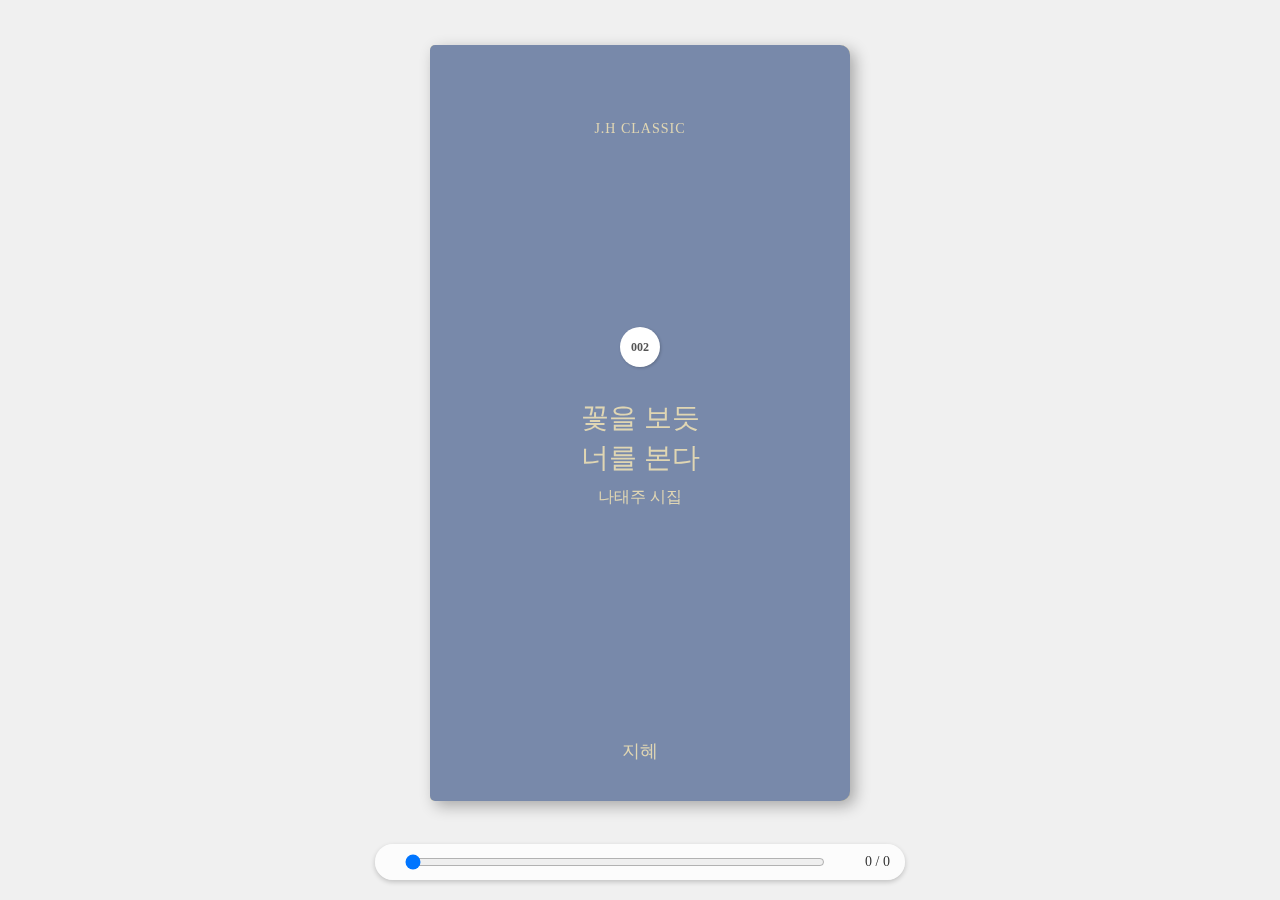
<file: book.html>
<!DOCTYPE html>
<html lang="ko">
<head>
    <meta charset="UTF-8">
    <meta name="viewport" content="width=device-width, initial-scale=1.0">
    <title>꽃을 보듯 너를 본다</title>
    <link rel="stylesheet" href="style.css">
</head>
<body>
    <div class="book">
        <div class="cover">
            <div class="sticker">002</div>
            <div class="classic">J.H CLASSIC</div>
            <h1 class="title">꽃을 보듯<br>너를 본다</h1>
            <p class="author">나태주 시집</p>
            <div class="publisher-logo">지혜</div> 
        </div>
        <div class="page">
            <div class="nav-arrow left-arrow">
                <svg xmlns="http://www.w3.org/2000/svg" viewBox="0 0 24 24" fill="currentColor" width="100%" height="100%">
                    <path d="M15.41 7.41L14 6l-6 6 6 6 1.41-1.41L10.83 12z"/>
                </svg>
            </div>
            <!-- 페이지 내용 -->
            <div class="poem-content">
                <h4>내가 너를</h4>
                <br>
                <p>내가 너를<br>얼마나 좋아하는지<br>너는 몰라도 된다.</p>
                <br>
                <p>너를 좋아하는 마음은<br>오로지 나의 것이요.<br>나의 그리움은<br>나 혼자만의 것으로도<br>차고 넘치니까.....</p>
                <br>
                <p>나는 이제<br>너 없이도 너를<br>좋아할 수 있다.</p>
            </div>
            <div class="nav-arrow right-arrow">
                <svg xmlns="http://www.w3.org/2000/svg" viewBox="0 0 24 24" fill="currentColor" width="100%" height="100%">
                    <path d="M10 6L8.59 7.41 13.17 12l-4.58 4.59L10 18l6-6z"/>
                </svg>
            </div>
        </div>
        <!-- 기존 두번째 페이지 삭제 -->
        <!-- 이미지 1 내용 시작 -->
        <div class="page">
            <div class="nav-arrow left-arrow">
                <svg xmlns="http://www.w3.org/2000/svg" viewBox="0 0 24 24" fill="currentColor" width="100%" height="100%">
                    <path d="M15.41 7.41L14 6l-6 6 6 6 1.41-1.41L10.83 12z"/>
                </svg>
            </div>
            <div class="poem-content">
                <h4>그리움</h4>
                <br/>
                <p>가지 말라는데 가고 싶은 길이 있다<br>만나지 말자면서 만나고 싶은 사람이 있다<br>하지 말라면 더욱 해보고 싶은 일이 있다</p>
                <br/>
                <p>그것이 인생이고 그리움<br>바로 너다.</p>
            </div>
            <div class="nav-arrow right-arrow">
                <svg xmlns="http://www.w3.org/2000/svg" viewBox="0 0 24 24" fill="currentColor" width="100%" height="100%">
                    <path d="M10 6L8.59 7.41 13.17 12l-4.58 4.59L10 18l6-6z"/>
                </svg>
            </div>
        </div>
        <!-- 이미지 2 내용 시작 -->
        <div class="page">
            <div class="nav-arrow left-arrow">
                <svg xmlns="http://www.w3.org/2000/svg" viewBox="0 0 24 24" fill="currentColor" width="100%" height="100%">
                    <path d="M15.41 7.41L14 6l-6 6 6 6 1.41-1.41L10.83 12z"/>
                </svg>
            </div>
            <div class="poem-content">
                <h4>사는 법</h4>
                <br/>
                <p>그리운 날은 그림을 그리고<br>쓸쓸한 날은 음악을 들었다</p>
                <br/>
                <p>그리고도 남는 날은<br>너를 생각해야만 했다.</p>
            </div>
            <div class="nav-arrow right-arrow">
                <svg xmlns="http://www.w3.org/2000/svg" viewBox="0 0 24 24" fill="currentColor" width="100%" height="100%">
                    <path d="M10 6L8.59 7.41 13.17 12l-4.58 4.59L10 18l6-6z"/>
                </svg>
            </div>
        </div>
        <!-- 이미지 3 내용 시작 -->
        <div class="page">
            <div class="nav-arrow left-arrow">
                <svg xmlns="http://www.w3.org/2000/svg" viewBox="0 0 24 24" fill="currentColor" width="100%" height="100%">
                    <path d="M15.41 7.41L14 6l-6 6 6 6 1.41-1.41L10.83 12z"/>
                </svg>
            </div>
            <div class="poem-content">
                <h4>못난이 인형</h4>
                <br/>
                <p>못나서 오히려 귀엽구나<br>작은 눈 찌푸린 얼굴</p>
                <p>애걔게 금방이라도 울음보<br>터뜨릴 것 같네</p>
                <br/>
                <p>그래도 사랑한다 얘야<br>너를 사랑한다.</p>
            </div>
            <div class="nav-arrow right-arrow">
                <svg xmlns="http://www.w3.org/2000/svg" viewBox="0 0 24 24" fill="currentColor" width="100%" height="100%">
                    <path d="M10 6L8.59 7.41 13.17 12l-4.58 4.59L10 18l6-6z"/>
                </svg>
            </div>
        </div>
        <!-- 이미지 4 내용 시작 (그림) -->
        <div class="page">
            <div class="nav-arrow left-arrow">
                <svg xmlns="http://www.w3.org/2000/svg" viewBox="0 0 24 24" fill="currentColor" width="100%" height="100%">
                    <path d="M15.41 7.41L14 6l-6 6 6 6 1.41-1.41L10.83 12z"/>
                </svg>
            </div>
            <div class="illustration-content">
                 <!-- 여기에 실제 이미지 태그 <img src="..."> 를 넣어주세요 -->
                <p style="text-align: center; margin-top: 20%; opacity: 0.5;">[ 여기에 그림 삽입: 붉은 장미 ]</p>
                 <p style="position: absolute; bottom: 10%; right: 10%; font-size: 14px;">2014. 어느날</p>
            </div>
            <div class="nav-arrow right-arrow">
                <svg xmlns="http://www.w3.org/2000/svg" viewBox="0 0 24 24" fill="currentColor" width="100%" height="100%">
                    <path d="M10 6L8.59 7.41 13.17 12l-4.58 4.59L10 18l6-6z"/>
                </svg>
            </div>
        </div>
        <!-- 이미지 5 내용 시작 -->
        <div class="page">
            <div class="nav-arrow left-arrow">
                <svg xmlns="http://www.w3.org/2000/svg" viewBox="0 0 24 24" fill="currentColor" width="100%" height="100%">
                    <path d="M15.41 7.41L14 6l-6 6 6 6 1.41-1.41L10.83 12z"/>
                </svg>
            </div>
            <div class="poem-content">
                <h4>허방다리</h4>
                <br/>
                <p>네 몸에선<br>라일락꽃 내음이 난다, 보랏빛</p>
                <p>네 입술에선<br>솔난초꽃 내음이 난다, 하늘빛</p>
                <p>네 눈 속에서는<br>촛불이 타오른다, 황금빛</p>
                <br/>
                <p>그러나 그것은 속임수,<br>어림없는 허방다리.</p>
            </div>
            <div class="nav-arrow right-arrow">
                <svg xmlns="http://www.w3.org/2000/svg" viewBox="0 0 24 24" fill="currentColor" width="100%" height="100%">
                    <path d="M10 6L8.59 7.41 13.17 12l-4.58 4.59L10 18l6-6z"/>
                </svg>
            </div>
        </div>
        <!-- 이미지 6 내용 시작 -->
        <div class="page">
            <div class="nav-arrow left-arrow">
                <svg xmlns="http://www.w3.org/2000/svg" viewBox="0 0 24 24" fill="currentColor" width="100%" height="100%">
                    <path d="M15.41 7.41L14 6l-6 6 6 6 1.41-1.41L10.83 12z"/>
                </svg>
            </div>
            <div class="poem-content">
                <h4>바람 부는 날</h4>
                <br/>
                <p>너는 내가 보고 싶지도 않니?<br>구름 위에 적는다</p>
                <br/>
                <p>나는 너무 네가 보고 싶단다!<br>바람 위에 띄운다.</p>
            </div>
            <div class="nav-arrow right-arrow">
                <svg xmlns="http://www.w3.org/2000/svg" viewBox="0 0 24 24" fill="currentColor" width="100%" height="100%">
                    <path d="M10 6L8.59 7.41 13.17 12l-4.58 4.59L10 18l6-6z"/>
                </svg>
            </div>
        </div>
        <!-- 이미지 7 내용 시작 -->
        <div class="page">
            <div class="nav-arrow left-arrow">
                <svg xmlns="http://www.w3.org/2000/svg" viewBox="0 0 24 24" fill="currentColor" width="100%" height="100%">
                    <path d="M15.41 7.41L14 6l-6 6 6 6 1.41-1.41L10.83 12z"/>
                </svg>
            </div>
            <div class="poem-content">
                <h4>사랑에 답함</h4>
                <br/>
                <p>예쁘지 않은 것을 예쁘게<br>보아주는 것이 사랑이다</p>
                <p>좋지 않은 것을 좋게<br>생각해주는 것이 사랑이다</p>
                <p>싫은 것도 잘 참아주면서<br>처음만 그런 것이 아니라</p>
                <p>나중까지 아주 나중까지<br>그렇게 하는 것이 사랑이다.</p>
            </div>
            <div class="nav-arrow right-arrow">
                <svg xmlns="http://www.w3.org/2000/svg" viewBox="0 0 24 24" fill="currentColor" width="100%" height="100%">
                    <path d="M10 6L8.59 7.41 13.17 12l-4.58 4.59L10 18l6-6z"/>
                </svg>
            </div>
        </div>
        <!-- 이미지 8 내용 시작 (그림) -->
        <div class="page">
            <div class="nav-arrow left-arrow">
                <svg xmlns="http://www.w3.org/2000/svg" viewBox="0 0 24 24" fill="currentColor" width="100%" height="100%">
                    <path d="M15.41 7.41L14 6l-6 6 6 6 1.41-1.41L10.83 12z"/>
                </svg>
            </div>
             <div class="illustration-content">
                 <!-- 여기에 실제 이미지 태그 <img src="..."> 를 넣어주세요 -->
                <p style="text-align: center; margin-top: 20%; opacity: 0.5;">[ 여기에 그림 삽입: 주황색 덩굴 꽃 ]</p>
                <p style="position: absolute; bottom: 10%; right: 10%; font-size: 14px;">2014. 어느날</p>
            </div>
            <div class="nav-arrow right-arrow">
                <svg xmlns="http://www.w3.org/2000/svg" viewBox="0 0 24 24" fill="currentColor" width="100%" height="100%">
                    <path d="M10 6L8.59 7.41 13.17 12l-4.58 4.59L10 18l6-6z"/>
                </svg>
            </div>
        </div>
        <!-- 이미지 9 내용 시작 -->
        <div class="page">
            <div class="nav-arrow left-arrow">
                <svg xmlns="http://www.w3.org/2000/svg" viewBox="0 0 24 24" fill="currentColor" width="100%" height="100%">
                    <path d="M15.41 7.41L14 6l-6 6 6 6 1.41-1.41L10.83 12z"/>
                </svg>
            </div>
            <div class="poem-content">
                <h4>그 말</h4>
                <br/>
                <p>보고 싶었다<br>많이 생각이 났다</p>
                <p>그러면서도 끝까지<br>남겨두는 말은</p>
                <p>사랑한다<br>너를 사랑한다</p>
                <br/>
                <p>입속에 남아서 그 말<br>꽃이 되고<br>향기가 되고<br>노래가 되기를 바란다.</p>
            </div>
            <div class="nav-arrow right-arrow">
                <svg xmlns="http://www.w3.org/2000/svg" viewBox="0 0 24 24" fill="currentColor" width="100%" height="100%">
                    <path d="M10 6L8.59 7.41 13.17 12l-4.58 4.59L10 18l6-6z"/>
                </svg>
            </div>
        </div>
        <!-- 이미지 10 내용 시작 -->
        <div class="page">
            <div class="nav-arrow left-arrow">
                <svg xmlns="http://www.w3.org/2000/svg" viewBox="0 0 24 24" fill="currentColor" width="100%" height="100%">
                    <path d="M15.41 7.41L14 6l-6 6 6 6 1.41-1.41L10.83 12z"/>
                </svg>
            </div>
            <div class="poem-content">
                <h4>좋다</h4>
                <br/>
                <p>좋아요<br>좋다고 하니까 나도 좋다.</p>
            </div>
            <div class="nav-arrow right-arrow">
                <svg xmlns="http://www.w3.org/2000/svg" viewBox="0 0 24 24" fill="currentColor" width="100%" height="100%">
                    <path d="M10 6L8.59 7.41 13.17 12l-4.58 4.59L10 18l6-6z"/>
                </svg>
            </div>
        </div>
    </div>

    <div class="page-navigation">
        <input type="range" id="page-slider" min="0" value="0">
        <span id="page-indicator">0 / 0</span>
    </div>

    <script src="script.js"></script> 
</body>
</html>
</file>
<file: style.css>
body {
    display: flex;
    justify-content: center;
    align-items: flex-start; /* 수직 정렬을 위쪽으로 변경 */
    min-height: 100vh;
    background-color: #f0f0f0; /* 페이지 배경색 */
    margin: 0;
    font-family: 'Nanum Myeongjo', serif; /* 나눔명조로 변경 */
    font-weight: 400; /* 기본 굵기 */
    padding-top: 5vh; /* 위쪽 여백 */
    box-sizing: border-box; 
}

.book {
    width: 84vw; /* 화면 너비의 84% (기존 80vw에서 5% 증가) */
    max-width: 420px; /* 최대 너비 420px (기존 400px에서 5% 증가) */
    aspect-ratio: 5 / 9; /* 세로 크기 20% 증가 (기존 2/3 -> 5/9) */
    perspective: 1000px; /* 3D 효과를 위한 원근감 */
    position: relative; /* 자식 요소 absolute positioning 기준 */
    transform-style: preserve-3d; /* 자식 요소 3D 변환 활성화 */
}

.cover, .page {
    width: 100%;
    height: 100%;
    position: absolute; /* 겹치도록 배치 */
    top: 0;
    left: 0;
    transform-origin: left center; /* 왼쪽 모서리 기준으로 회전 */
    transition: transform 0.8s ease-out; /* 지속시간 늘리고 타이밍 함수 변경 */
    backface-visibility: hidden; /* 뒷면 숨기기 */
    border-radius: 5px 10px 10px 5px;
    overflow: hidden; /* 내용 넘침 방지 */
    will-change: transform; /* 애니메이션 성능 최적화 */
}

.cover {
    background-color: #7889aa; /* 이미지와 유사한 파란색 계열 */
    /* background-image: url('texture.png'); /* 필요하다면 표지 질감 이미지 */
    background-size: cover;
    box-shadow: 5px 5px 15px rgba(0,0,0,0.3); /* 입체감을 위한 그림자 */
    display: flex;
    flex-direction: column;
    justify-content: center;
    align-items: center;
    text-align: center;
    padding: 20px;
    box-sizing: border-box;
    color: #e0d6b3; /* 글자색 (금색 느낌) */
    z-index: 10; /* 커버가 가장 위에 오도록 */
}

.page {
    background-color: #FFF8DC; /* Cornsilk 색상으로 변경 */
    color: #333; /* 페이지 글자색 */
    padding: 25px 30px; /* 상하 패딩 추가 감소 (30px -> 20px) */
    box-sizing: border-box;
    box-shadow: inset -2px 0px 5px rgba(0,0,0,0.1); /* 안쪽 그림자 효과 */
    z-index: 5; /* 커버보다는 아래 */
    display: flex; /* 페이지 내용 정렬 */
    flex-direction: column;
    justify-content: flex-start; /* 상단 정렬 유지 */
    align-items: center;
}

/* 넘겨졌을 때의 스타일 */
.cover.flipped, .page.flipped {
    transform: rotateY(-180deg);
    z-index: 1; /* 넘겨진 페이지는 아래로 */
    box-shadow: -5px 5px 15px rgba(0,0,0,0.3); /* 넘겨진 후 그림자 방향 */
}

.sticker {
    position: absolute;
    top: 40%;
    left: 50%;
    transform: translate(-50%, -50%);
    background-color: #fff;
    color: #555;
    border-radius: 50%;
    width: 40px;
    height: 40px;
    display: flex;
    justify-content: center;
    align-items: center;
    font-size: 12px;
    font-weight: bold;
    box-shadow: 1px 1px 3px rgba(0,0,0,0.2);
}

.cover .classic {
    font-weight: 300; 
    position: absolute;
    top: 10%;
    font-size: 14px;
    letter-spacing: 1px;
    font-family: 'Nanum Myeongjo', serif; /* 나눔명조로 변경 */
}

.cover .title {
    font-family: 'Nanum Myeongjo', serif; /* 명조 폰트 사용 */
    font-weight: normal; /* 일반 굵기 */
    font-size: 28px; 
    margin: 0;
    margin-top: 20%; 
    line-height: 1.4;
}

.cover .author {
    font-family: 'Nanum Myeongjo', serif; /* 명조 폰트 사용 */
    font-weight: normal; /* 일반 굵기 */
    font-size: 16px;
    margin-top: 10px;
}

.cover .publisher-logo {
    font-family: 'Nanum Myeongjo', serif; /* 나눔명조로 변경 */
    font-weight: normal; /* 일반 굵기 */
    position: absolute;
    bottom: 5%;
    font-size: 18px;
}

.page-navigation {
    position: fixed; /* 화면에 고정 */
    bottom: 20px; /* 하단 여백 */
    left: 50%;
    transform: translateX(-50%);
    width: 80%;
    max-width: 500px;
    display: flex;
    align-items: center;
    justify-content: center;
    background-color: rgba(255, 255, 255, 0.8);
    padding: 10px 15px;
    border-radius: 20px;
    box-shadow: 0 2px 5px rgba(0,0,0,0.2);
    z-index: 1000; /* 최상단에 표시 */
}

#page-slider {
    flex-grow: 1;
    margin: 0 15px;
    cursor: pointer;
}

#page-indicator {
    font-size: 14px;
    color: #333;
    min-width: 50px; /* 숫자 변경 시 너비 유지 */
    text-align: right;
}

/* 페이지 네비게이션 화살표 스타일 */
.nav-arrow {
    position: absolute;
    bottom: 15px; /* 하단 여백 설정 */
    transform: none; /* 수직 변환 제거 */
    width: 40px; /* 크기 약간 줄임 (선택 사항) */
    height: 40px; /* 크기 약간 줄임 (선택 사항) */
    color: rgba(0, 0, 0, 0.4);
    cursor: pointer;
    z-index: 100; 
    user-select: none; 
    transition: opacity 0.2s ease-in-out, color 0.2s ease-in-out;
}

.nav-arrow:hover {
    opacity: 0.7; 
    color: #74c0fc; /* 호버 시 색상 변경 */
}

.left-arrow {
    left: 15px; /* 왼쪽 여백 */
}

.right-arrow {
    right: 15px; /* 오른쪽 여백 */
    display: none; /* 오른쪽 화살표 숨김 */
}

/* 첫 페이지의 왼쪽 화살표, 마지막 페이지의 오른쪽 화살표 숨김 처리용 클래스 */
.nav-arrow.hidden {
    display: none;
}

/* 페이지 번호 스타일 */
.page-number {
    position: absolute;
    bottom: 15px; /* 화살표와 동일한 하단 여백 */
    left: 50%;
    transform: translateX(-50%); /* 가로 중앙 정렬 */
    font-size: 14px; /* 폰트 크기 */
    color: #888; /* 폰트 색상 (회색 계열) */
    z-index: 100; /* 화살표와 동일한 z-index */
    user-select: none; /* 텍스트 선택 방지 */
}

/* 시 내용 스타일 */
.poem-content {
    text-align: center; /* 내용 중앙 정렬 (선택 사항) */
    width: 100%; /* 전체 너비 사용 */
    padding-top: 8%; /* 상단 여백 증가 (5% -> 8%) */
}

.poem-content h4 {
    font-size: 32px;
    font-weight: 700; /* Bold 유지 */
    margin-top: 0; 
    margin-bottom: 1.0em; /* 제목 아래 간격 추가로 늘림 (기존 0.8em) */
    color: #333; 
    letter-spacing: 0.05em;
    font-family: 'Nanum Myeongjo', serif; /* 시 제목에 명조체 적용 */
}

/* 시 내용 단락 스타일 */
.poem-content p {
    line-height: 1.6;
    font-size: 21px;
    margin-bottom: 1.5em;
    font-weight: 400;
    font-family: 'Nanum Myeongjo', serif; /* 나눔명조로 변경 */
}

/* 연 구분을 위한 <br> 태그 숨김 또는 영향 최소화 */
.poem-content p + br {
    display: none; /* 연 사이 <br> 태그 숨김 */
}

/* 두번째 페이지 제목 등 다른 h2 요소 폰트 */
.page h2 {
    font-weight: 600; /* SemiBold 유지 */
    font-size: 29px;
    margin-top: 6%; 
    margin-bottom: 0.2em;
    text-align: center;
    letter-spacing: 0.03em;
    font-family: 'Nanum Myeongjo', serif; /* 명조체 적용 */
}

/* 모든 페이지의 내용에 대한 공통 스타일 */
.page-content {
    width: 100%;
    max-width: 90%;
    margin: 0 auto;
    line-height: 1.6; 
    font-size: 21px;
    text-align: justify; 
    word-break: keep-all; 
    font-family: 'Nanum Myeongjo', serif; /* 나눔명조로 변경 */
}

/* 일반 페이지 콘텐츠 내 단락 스타일 */
.page-content p {
    margin-bottom: 1.2em; 
    line-height: 1.6; 
    /* font-size 는 .page-content 에서 상속받음 */
}

/* 모바일 화면 스타일 조정 */
@media (max-width: 768px) {
    .page-navigation {
        bottom: 5px; /* 모바일에서 하단 간격 더 줄이기 (10px -> 5px) */
        width: 90%; /* 모바일에서 너비 약간 늘리기 (선택 사항) */
    }

    .book {
        /* 모바일에서 책 크기 조정 필요 시 여기에 추가 */
        /* 예: width: 90vw; max-width: none; */
    }
}

/* 책갈피 버튼 스타일 */
#bookmark-button {
    position: absolute;
    top: 15px; /* 책 상단 안쪽으로 위치 조정 */
    right: 30px; /* 우측에서 조금 더 왼쪽으로 이동 (기존 15px) */
    font-size: 24px;
    color: #aaa; /* 기본 별 색상 (회색) */
    cursor: pointer;
    z-index: 1100; /* 페이지 네비게이션보다 위에 표시 */
    user-select: none;
    transition: color 0.2s ease-in-out;
}

#bookmark-button.bookmarked {
    color: gold; /* 책갈피 되었을 때 별 색상 (금색) */
}

/* 책갈피 스티커 컨테이너 */
.bookmark-stickers {
    position: absolute;
    top: 30px; /* 상단에서 약간 아래 */
    right: -15px; /* 책 오른쪽 바깥으로 약간 */
    width: 20px; /* 스티커 너비 */
    z-index: 1050; /* 페이지보다는 위, 버튼보다는 아래 */
}

/* 개별 책갈피 스티커 */
.bookmark-sticker {
    height: 40px; /* 스티커 높이 */
    margin-bottom: 5px; /* 스티커 간 간격 */
    border-radius: 0 3px 3px 0; /* 오른쪽 모서리 둥글게 */
    cursor: pointer;
    box-shadow: 1px 1px 3px rgba(0, 0, 0, 0.2);
    transition: transform 0.2s ease-out;
}

.bookmark-sticker:hover {
    transform: translateX(-5px); /* 호버 시 왼쪽으로 약간 이동 */
}

/* 모바일 화면 스타일 조정 */
@media (max-width: 768px) {
    .page-navigation {
        bottom: 5px; /* 모바일에서 하단 간격 더 줄이기 (10px -> 5px) */
        width: 90%; /* 모바일에서 너비 약간 늘리기 (선택 사항) */
    }

    .book {
        /* 모바일에서 책 크기 조정 필요 시 여기에 추가 */
        /* 예: width: 90vw; max-width: none; */
    }
    
    #bookmark-button {
        top: 10px; /* 모바일에서 버튼 위치 조정 */
        right: 25px; /* 모바일에서 왼쪽으로 이동 (기존 10px) */
        font-size: 20px;
    }

    .bookmark-stickers {
        right: -10px; /* 모바일에서 스티커 위치 조정 */
        width: 15px;
    }

    .bookmark-sticker {
        height: 30px;
        margin-bottom: 4px;
    }
}
</file>
